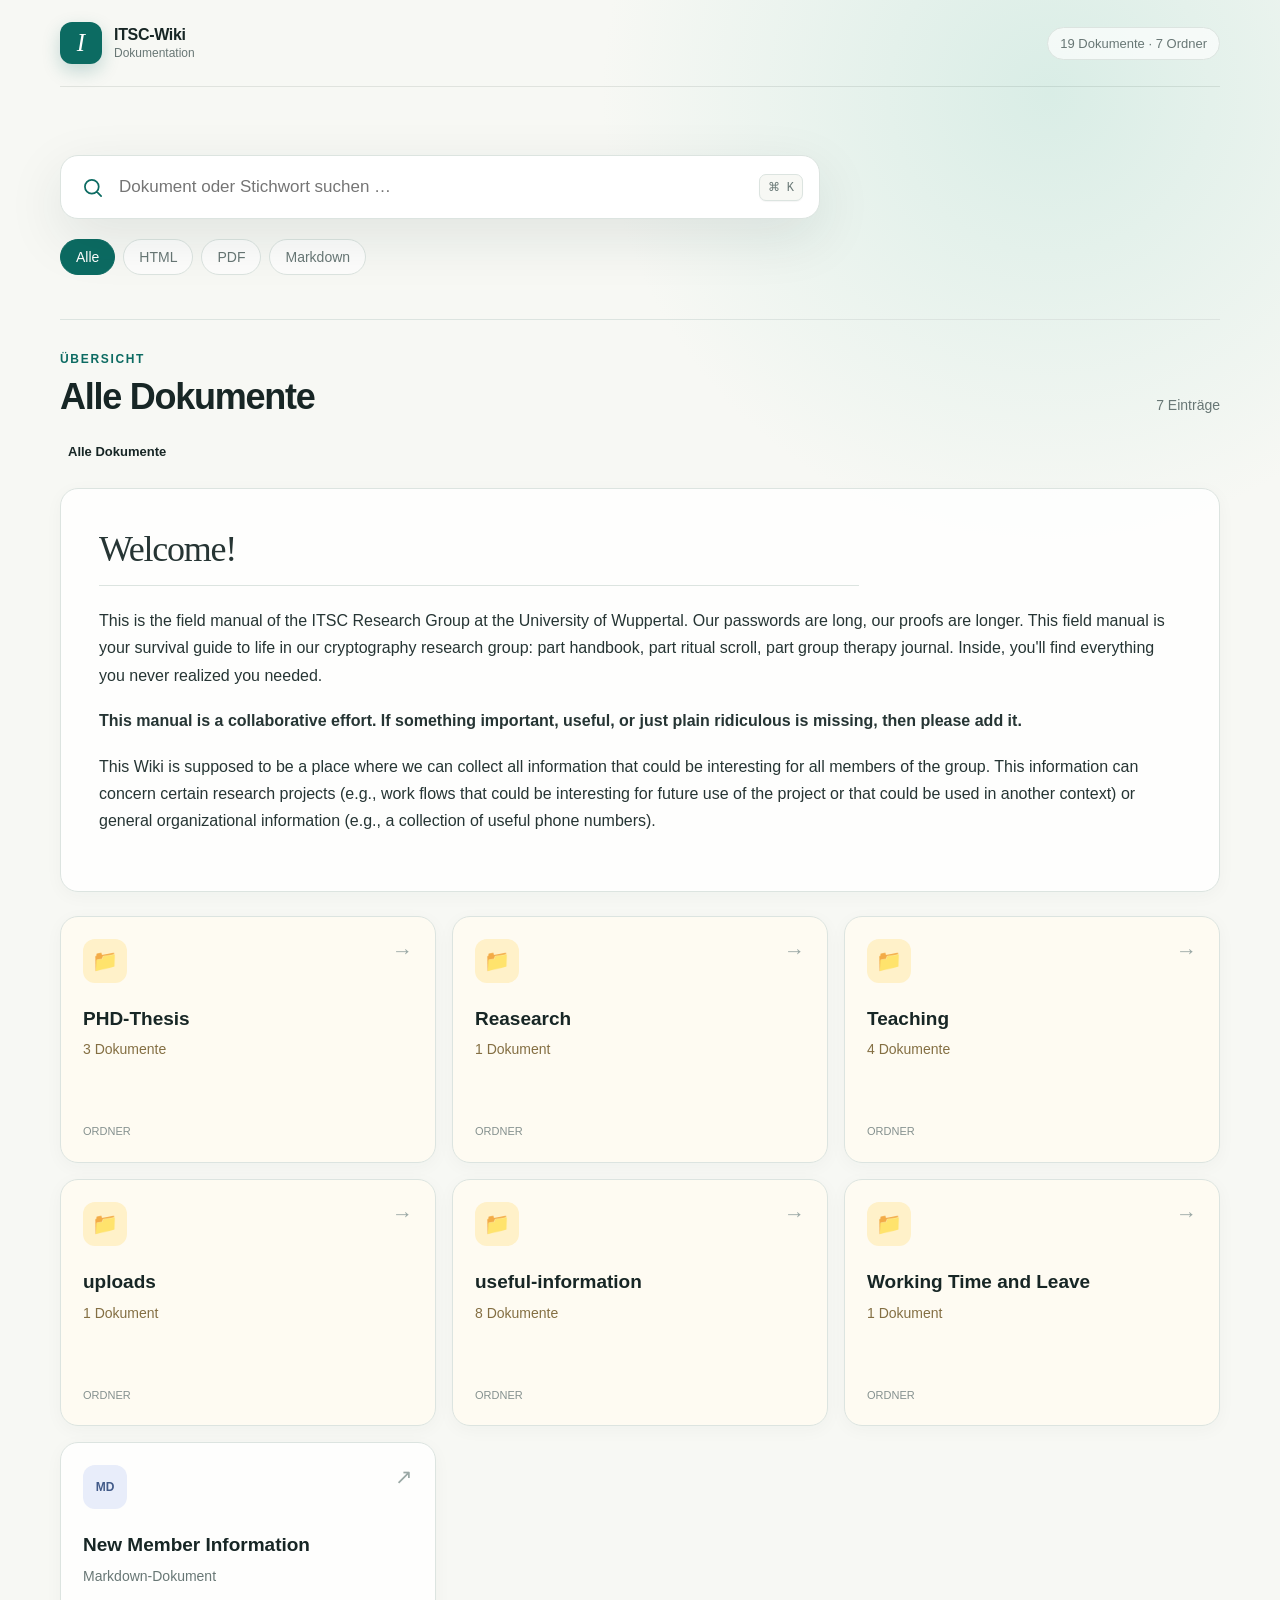
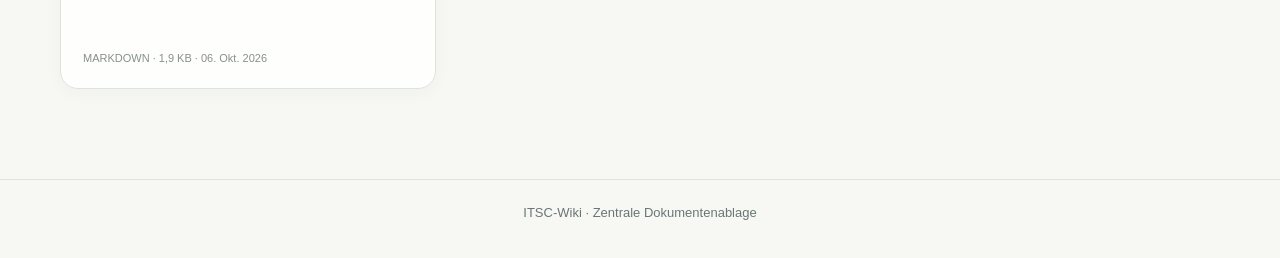
<file: index.html>
<!DOCTYPE html>
<html lang="de">
<head>
  <meta charset="UTF-8">
  <meta name="viewport" content="width=device-width, initial-scale=1.0">
  <meta name="description" content="Dokumente im ITSC-Wiki schnell finden und anzeigen.">
  <title>ITSC-Wiki</title>
  <link rel="stylesheet" href="style.css?v=5">
</head>
<body>
  <header class="site-header">
    <a class="brand" href="./" aria-label="ITSC-Wiki Startseite">
      <span class="brand-mark" aria-hidden="true">I</span>
      <span class="brand-copy">
        <strong>ITSC-Wiki</strong>
        <small>Dokumentation</small>
      </span>
    </a>
    <span id="documentCount" class="document-count" aria-live="polite">Wird geladen …</span>
  </header>

  <main>
    <section class="hero" aria-label="Dokumentensuche">
      <div class="search-box">
        <svg viewBox="0 0 24 24" aria-hidden="true"><path d="m21 21-4.6-4.6m2.1-5.1a7.2 7.2 0 1 1-14.4 0 7.2 7.2 0 0 1 14.4 0Z"/></svg>
        <label class="sr-only" for="searchInput">Dokumente durchsuchen</label>
        <input type="search" id="searchInput" placeholder="Dokument oder Stichwort suchen …" autocomplete="off" spellcheck="false">
        <kbd aria-hidden="true">⌘ K</kbd>
      </div>

      <div class="filters" aria-label="Nach Dokumenttyp filtern">
        <button class="filter is-active" type="button" data-type="all" aria-pressed="true">Alle</button>
        <button class="filter" type="button" data-type="html" aria-pressed="false">HTML</button>
        <button class="filter" type="button" data-type="pdf" aria-pressed="false">PDF</button>
        <button class="filter" type="button" data-type="markdown" aria-pressed="false">Markdown</button>
      </div>
    </section>

    <section class="library" aria-labelledby="resultsTitle">
      <div class="section-heading">
        <div>
          <p class="eyebrow">Übersicht</p>
          <h2 id="resultsTitle">Alle Dokumente</h2>
        </div>
        <p id="resultCount" class="result-count" aria-live="polite"></p>
      </div>

      <nav id="breadcrumbs" class="breadcrumbs" aria-label="Ordnerpfad"></nav>

      <section id="folderReadme" class="folder-readme hidden" aria-label="Ordnerbeschreibung"></section>

      <ul id="fileList" class="file-grid" aria-busy="true"></ul>

      <div id="emptyState" class="empty-state hidden">
        <span aria-hidden="true">⌕</span>
        <h3>Keine passenden Dokumente</h3>
        <p>Versuche es mit einem anderen Suchbegriff oder Filter.</p>
        <button id="resetSearch" type="button">Suche zurücksetzen</button>
      </div>

      <div id="errorState" class="empty-state hidden" role="alert">
        <span aria-hidden="true">!</span>
        <h3>Dokumente konnten nicht geladen werden</h3>
        <p>Bitte versuche es in einem Moment noch einmal.</p>
        <button id="retryLoad" type="button">Erneut versuchen</button>
      </div>
    </section>
  </main>

  <dialog id="viewerDialog" aria-labelledby="viewerTitle">
    <div class="viewer-header">
      <div>
        <span id="viewerType" class="viewer-type"></span>
        <h2 id="viewerTitle"></h2>
      </div>
      <div class="viewer-actions">
        <a id="openOriginal" class="secondary-button" href="#" target="_blank" rel="noopener">In neuem Tab</a>
        <button id="closeViewer" class="icon-button" type="button" aria-label="Vorschau schließen">×</button>
      </div>
    </div>
    <div id="viewerContent" class="viewer-content"></div>
  </dialog>

  <footer>
    <p>ITSC-Wiki <span aria-hidden="true">·</span> Zentrale Dokumentenablage</p>
  </footer>

  <script src="script.js?v=5"></script>
</body>
</html>
</file>
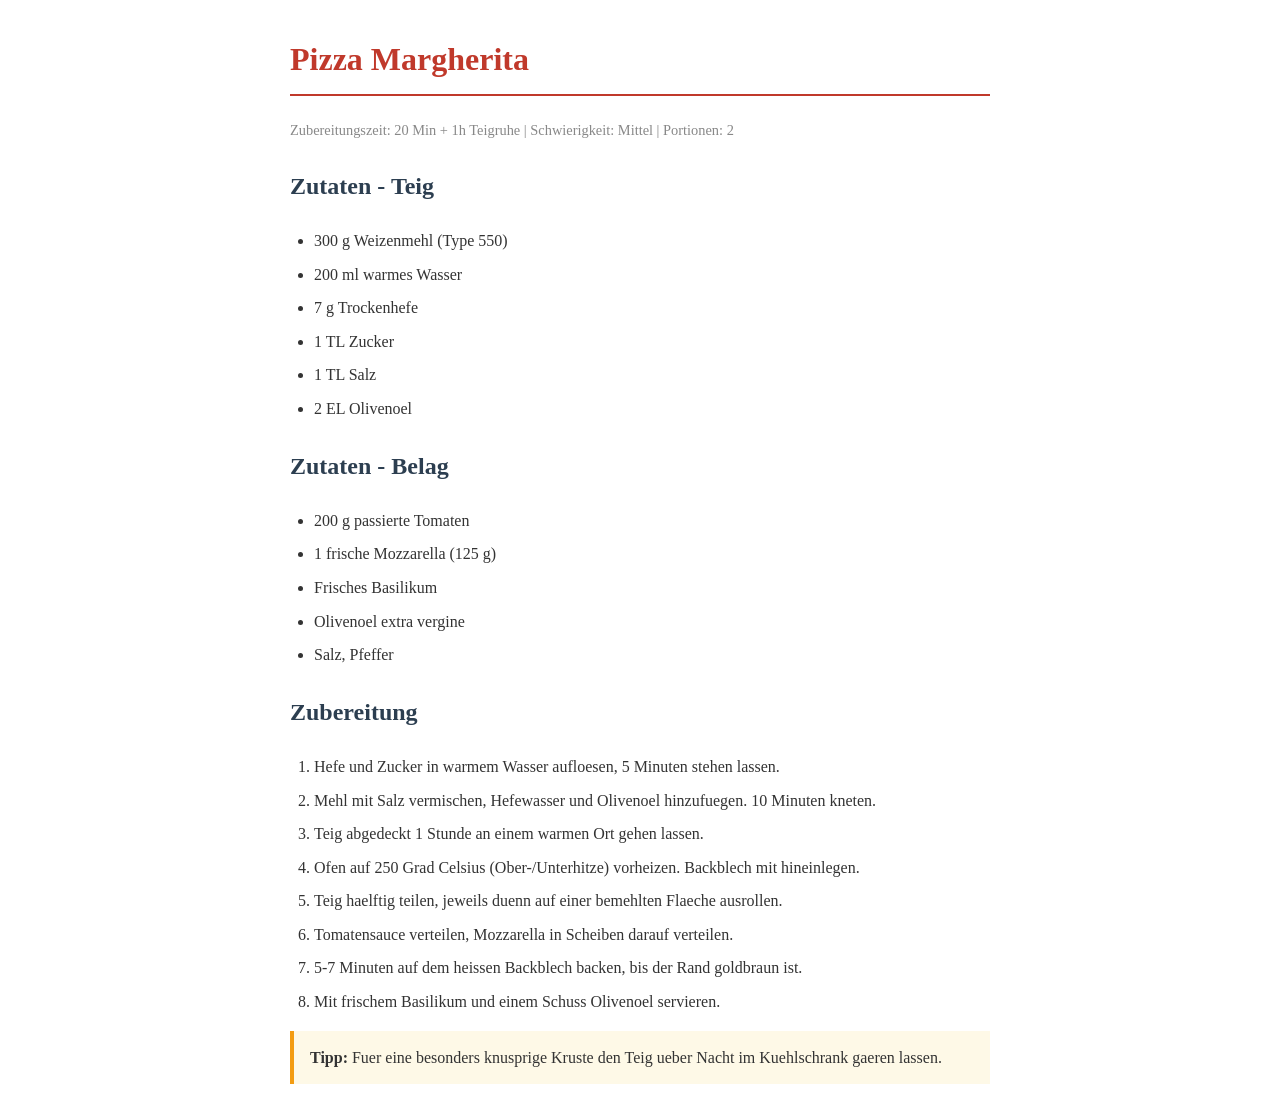
<file: docs/margherita.html>
<!DOCTYPE html>
<html lang="de">
<head>
  <meta charset="UTF-8">
  <title>Margherita - Klassisches Rezept</title>
  <style>
    body { font-family: Georgia, serif; max-width: 700px; margin: 2rem auto; padding: 0 1rem; line-height: 1.7; color: #333; }
    h1 { color: #c0392b; border-bottom: 2px solid #c0392b; padding-bottom: 0.5rem; }
    h2 { color: #2c3e50; margin-top: 1.5rem; }
    .meta { color: #888; font-size: 0.9rem; margin-bottom: 1.5rem; }
    ul, ol { padding-left: 1.5rem; }
    li { margin-bottom: 0.4rem; }
    .highlight { background: #fef9e7; border-left: 4px solid #f39c12; padding: 0.8rem 1rem; margin: 1rem 0; }
  </style>
</head>
<body>
  <h1>Pizza Margherita</h1>
  <p class="meta">Zubereitungszeit: 20 Min + 1h Teigruhe | Schwierigkeit: Mittel | Portionen: 2</p>

  <h2>Zutaten - Teig</h2>
  <ul>
    <li>300 g Weizenmehl (Type 550)</li>
    <li>200 ml warmes Wasser</li>
    <li>7 g Trockenhefe</li>
    <li>1 TL Zucker</li>
    <li>1 TL Salz</li>
    <li>2 EL Olivenoel</li>
  </ul>

  <h2>Zutaten - Belag</h2>
  <ul>
    <li>200 g passierte Tomaten</li>
    <li>1 frische Mozzarella (125 g)</li>
    <li>Frisches Basilikum</li>
    <li>Olivenoel extra vergine</li>
    <li>Salz, Pfeffer</li>
  </ul>

  <h2>Zubereitung</h2>
  <ol>
    <li>Hefe und Zucker in warmem Wasser aufloesen, 5 Minuten stehen lassen.</li>
    <li>Mehl mit Salz vermischen, Hefewasser und Olivenoel hinzufuegen. 10 Minuten kneten.</li>
    <li>Teig abgedeckt 1 Stunde an einem warmen Ort gehen lassen.</li>
    <li>Ofen auf 250 Grad Celsius (Ober-/Unterhitze) vorheizen. Backblech mit hineinlegen.</li>
    <li>Teig haelftig teilen, jeweils duenn auf einer bemehlten Flaeche ausrollen.</li>
    <li>Tomatensauce verteilen, Mozzarella in Scheiben darauf verteilen.</li>
    <li>5-7 Minuten auf dem heissen Backblech backen, bis der Rand goldbraun ist.</li>
    <li>Mit frischem Basilikum und einem Schuss Olivenoel servieren.</li>
  </ol>

  <div class="highlight">
    <strong>Tipp:</strong> Fuer eine besonders knusprige Kruste den Teig ueber Nacht im Kuehlschrank gaeren lassen.
  </div>
</body>
</html>
</file>
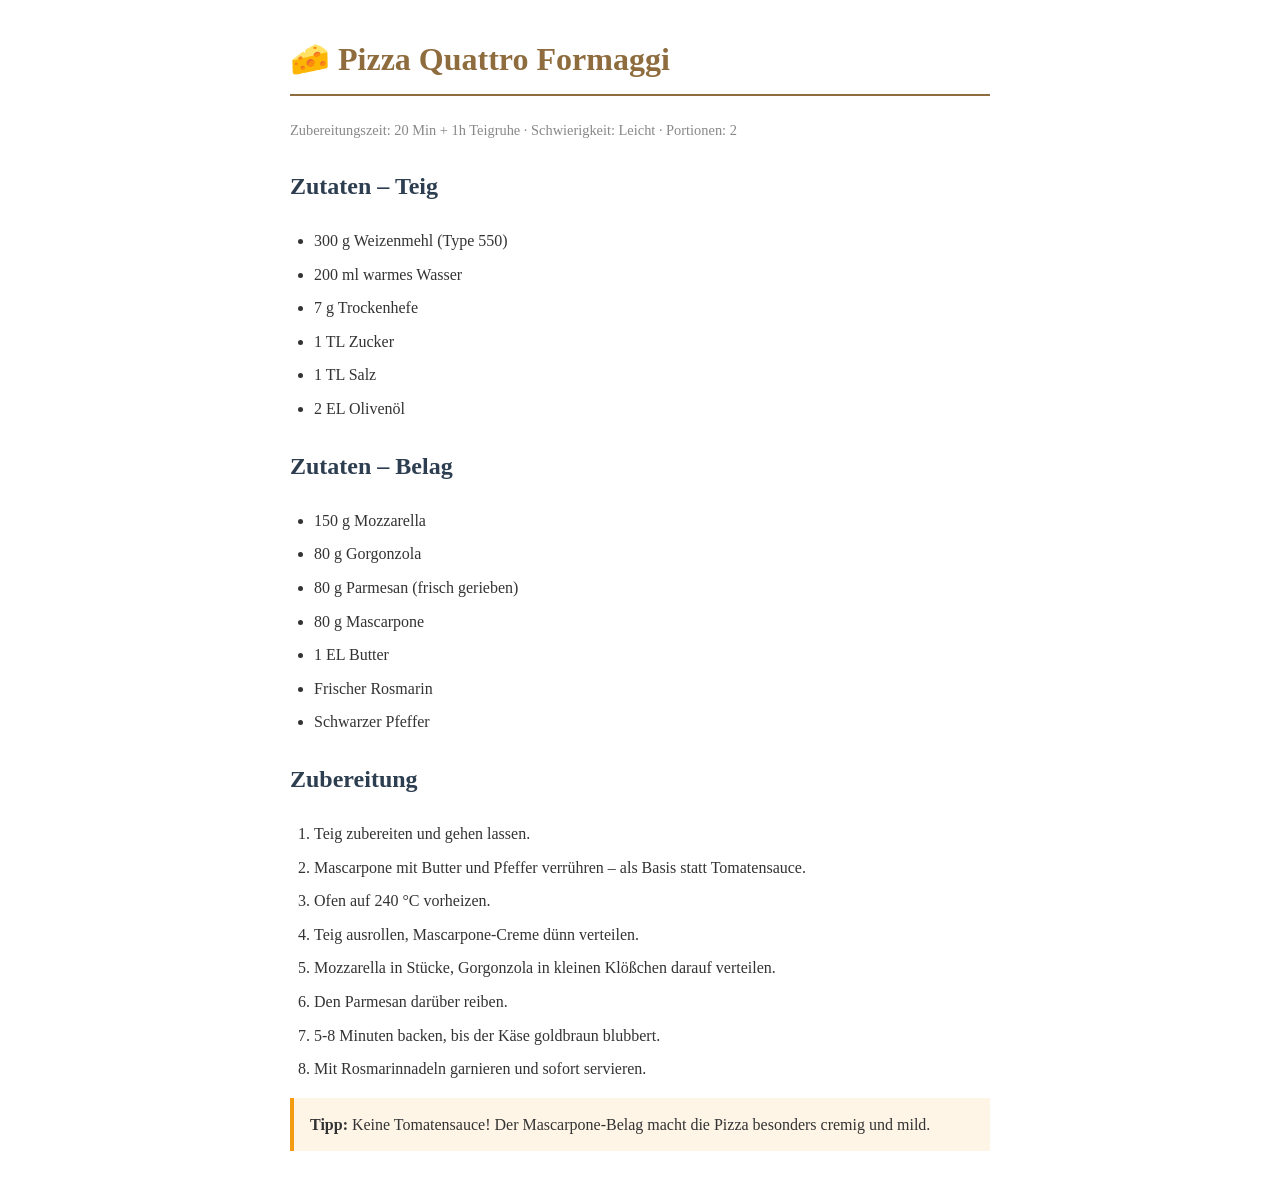
<file: docs/quattro-formaggi.html>
<!DOCTYPE html>
<html lang="de">
<head>
  <meta charset="UTF-8">
  <title>Quattro Formaggi – Vier-Käse-Pizza</title>
  <style>
    body { font-family: Georgia, serif; max-width: 700px; margin: 2rem auto; padding: 0 1rem; line-height: 1.7; color: #333; }
    h1 { color: #8e6c3e; border-bottom: 2px solid #8e6c3e; padding-bottom: 0.5rem; }
    h2 { color: #2c3e50; margin-top: 1.5rem; }
    .meta { color: #888; font-size: 0.9rem; margin-bottom: 1.5rem; }
    ul, ol { padding-left: 1.5rem; }
    li { margin-bottom: 0.4rem; }
    .highlight { background: #fef5e7; border-left: 4px solid #f39c12; padding: 0.8rem 1rem; margin: 1rem 0; }
  </style>
</head>
<body>
  <h1>🧀 Pizza Quattro Formaggi</h1>
  <p class="meta">Zubereitungszeit: 20 Min + 1h Teigruhe &middot; Schwierigkeit: Leicht &middot; Portionen: 2</p>

  <h2>Zutaten – Teig</h2>
  <ul>
    <li>300 g Weizenmehl (Type 550)</li>
    <li>200 ml warmes Wasser</li>
    <li>7 g Trockenhefe</li>
    <li>1 TL Zucker</li>
    <li>1 TL Salz</li>
    <li>2 EL Olivenöl</li>
  </ul>

  <h2>Zutaten – Belag</h2>
  <ul>
    <li>150 g Mozzarella</li>
    <li>80 g Gorgonzola</li>
    <li>80 g Parmesan (frisch gerieben)</li>
    <li>80 g Mascarpone</li>
    <li>1 EL Butter</li>
    <li>Frischer Rosmarin</li>
    <li>Schwarzer Pfeffer</li>
  </ul>

  <h2>Zubereitung</h2>
  <ol>
    <li>Teig zubereiten und gehen lassen.</li>
    <li>Mascarpone mit Butter und Pfeffer verrühren – als Basis statt Tomatensauce.</li>
    <li>Ofen auf 240 °C vorheizen.</li>
    <li>Teig ausrollen, Mascarpone-Creme dünn verteilen.</li>
    <li>Mozzarella in Stücke, Gorgonzola in kleinen Klößchen darauf verteilen.</li>
    <li>Den Parmesan darüber reiben.</li>
    <li>5-8 Minuten backen, bis der Käse goldbraun blubbert.</li>
    <li>Mit Rosmarinnadeln garnieren und sofort servieren.</li>
  </ol>

  <div class="highlight">
    <strong>Tipp:</strong> Keine Tomatensauce! Der Mascarpone-Belag macht die Pizza besonders cremig und mild.
  </div>
</body>
</html>
</file>
<file: style.css>
:root {
  --ink: #172625;
  --muted: #687775;
  --paper: #f7f8f4;
  --surface: #ffffff;
  --line: #dce4e0;
  --brand: #0c6b62;
  --brand-dark: #084f49;
  --accent: #dcefe9;
  --pdf: #b84a43;
  --shadow: 0 18px 55px rgba(24, 52, 49, 0.1);
}

* { box-sizing: border-box; }
html { scroll-behavior: smooth; }

body {
  min-height: 100vh;
  margin: 0;
  color: var(--ink);
  background:
    radial-gradient(circle at 82% 5%, rgba(190, 227, 217, 0.52), transparent 28rem),
    var(--paper);
  font-family: Inter, ui-sans-serif, -apple-system, BlinkMacSystemFont, "Segoe UI", sans-serif;
  -webkit-font-smoothing: antialiased;
}

button, input { font: inherit; }
button, a { -webkit-tap-highlight-color: transparent; }

.site-header {
  width: min(1160px, calc(100% - 40px));
  margin: 0 auto;
  padding: 22px 0;
  display: flex;
  align-items: center;
  justify-content: space-between;
  border-bottom: 1px solid rgba(23, 38, 37, 0.1);
}

.brand {
  display: inline-flex;
  align-items: center;
  gap: 12px;
  color: inherit;
  text-decoration: none;
}

.brand-mark {
  display: grid;
  place-items: center;
  width: 42px;
  height: 42px;
  border-radius: 12px;
  color: white;
  background: var(--brand);
  box-shadow: 0 7px 18px rgba(12, 107, 98, 0.22);
  font-family: Georgia, serif;
  font-size: 25px;
  font-style: italic;
}

.brand-copy strong, .brand-copy small { display: block; }
.brand-copy strong { letter-spacing: -0.02em; }
.brand-copy small { margin-top: 2px; color: var(--muted); font-size: 12px; }

.document-count {
  padding: 8px 12px;
  border: 1px solid var(--line);
  border-radius: 999px;
  color: var(--muted);
  background: rgba(255, 255, 255, 0.68);
  font-size: 13px;
}

main { width: min(1160px, calc(100% - 40px)); margin: 0 auto; }
.hero { padding: clamp(40px, 6vw, 68px) 0 44px; }

.eyebrow {
  margin: 0 0 10px;
  color: var(--brand);
  font-size: 12px;
  font-weight: 750;
  letter-spacing: 0.14em;
  text-transform: uppercase;
}

h1, h2, h3, p { margin-top: 0; }
h1, h2, h3 { letter-spacing: -0.035em; }

h1 {
  max-width: 760px;
  margin-bottom: 16px;
  font-family: Georgia, "Times New Roman", serif;
  font-size: clamp(42px, 7vw, 72px);
  font-weight: 500;
  line-height: 1;
}

.hero-copy {
  max-width: 620px;
  margin-bottom: 32px;
  color: var(--muted);
  font-size: clamp(17px, 2vw, 20px);
  line-height: 1.55;
}

.search-box {
  position: relative;
  display: flex;
  align-items: center;
  max-width: 760px;
}

.search-box input {
  width: 100%;
  height: 64px;
  padding: 0 72px 0 58px;
  border: 1px solid var(--line);
  border-radius: 18px;
  outline: 0;
  color: var(--ink);
  background: var(--surface);
  box-shadow: var(--shadow);
  font-size: 17px;
  transition: border-color 160ms, box-shadow 160ms;
}

.search-box input:focus {
  border-color: var(--brand);
  box-shadow: 0 0 0 4px rgba(12, 107, 98, 0.12), var(--shadow);
}

.search-box svg {
  position: absolute;
  left: 21px;
  z-index: 1;
  width: 23px;
  fill: none;
  stroke: var(--brand);
  stroke-linecap: round;
  stroke-width: 1.8;
}

.search-box kbd {
  position: absolute;
  right: 17px;
  padding: 5px 8px;
  border: 1px solid var(--line);
  border-radius: 7px;
  color: var(--muted);
  background: var(--paper);
  box-shadow: 0 1px 1px rgba(0, 0, 0, 0.04);
  font-size: 12px;
}

.filters { display: flex; gap: 8px; margin-top: 20px; }

.filter, .empty-state button {
  border: 1px solid var(--line);
  border-radius: 999px;
  color: var(--muted);
  background: rgba(255, 255, 255, 0.72);
  cursor: pointer;
  transition: color 150ms, background 150ms, border-color 150ms, transform 150ms;
}

.filter { padding: 9px 15px; font-size: 14px; }
.filter:hover { border-color: #9db5af; color: var(--ink); }
.filter.is-active { border-color: var(--brand); color: white; background: var(--brand); }
.filter:active, .empty-state button:active { transform: translateY(1px); }

.library { padding: 32px 0 90px; border-top: 1px solid var(--line); }

.section-heading {
  display: flex;
  align-items: end;
  justify-content: space-between;
  gap: 20px;
  margin-bottom: 24px;
}

.section-heading h2 { margin: 0; font-size: clamp(27px, 4vw, 36px); }
.result-count { margin: 0 0 5px; color: var(--muted); font-size: 14px; }

.breadcrumbs {
  min-height: 34px;
  margin: -8px 0 20px;
  display: flex;
  align-items: center;
  flex-wrap: wrap;
  gap: 7px;
  color: var(--muted);
  font-size: 13px;
}

.breadcrumb-button {
  padding: 5px 8px;
  border: 0;
  border-radius: 7px;
  color: var(--brand);
  background: transparent;
  cursor: pointer;
}

.breadcrumb-button:hover { background: var(--accent); }
.breadcrumb-current { padding: 5px 8px; color: var(--ink); font-weight: 650; }
.breadcrumb-separator { color: #a4afad; }

.folder-readme {
  margin: 0 0 24px;
  overflow: hidden;
  border: 1px solid var(--line);
  border-radius: 18px;
  background: rgba(255, 255, 255, 0.84);
  box-shadow: 0 4px 18px rgba(24, 52, 49, 0.035);
}

.folder-readme .markdown-document {
  width: 100%;
  margin: 0;
  padding: clamp(24px, 4vw, 38px);
}

.folder-readme .markdown-document h1 { font-size: clamp(27px, 4vw, 36px); }
.folder-readme .markdown-document h2 { font-size: 1.3em; }
.folder-readme-status { margin: 0; padding: 26px; color: var(--muted); }
.folder-readme-status--error { color: var(--pdf); }

.file-grid {
  display: grid;
  grid-template-columns: repeat(3, minmax(0, 1fr));
  gap: 16px;
  margin: 0;
  padding: 0;
  list-style: none;
}

.file-card { min-width: 0; }

.file-button {
  width: 100%;
  height: 100%;
  min-height: 238px;
  padding: 22px;
  border: 1px solid var(--line);
  border-radius: 18px;
  color: inherit;
  background: rgba(255, 255, 255, 0.84);
  box-shadow: 0 4px 18px rgba(24, 52, 49, 0.035);
  text-align: left;
  cursor: pointer;
  transition: transform 180ms, border-color 180ms, box-shadow 180ms;
}

.file-button:hover {
  transform: translateY(-3px);
  border-color: #aec4be;
  box-shadow: 0 16px 35px rgba(24, 52, 49, 0.1);
}

.file-button:focus-visible, .filter:focus-visible, .breadcrumb-button:focus-visible, .icon-button:focus-visible, .secondary-button:focus-visible {
  outline: 3px solid rgba(12, 107, 98, 0.25);
  outline-offset: 3px;
}

.file-card-top { display: flex; align-items: start; justify-content: space-between; margin-bottom: 24px; }

.file-icon {
  display: grid;
  place-items: center;
  width: 44px;
  height: 44px;
  border-radius: 12px;
  font-weight: 800;
  font-size: 13px;
}

.file-icon--html { color: var(--brand-dark); background: var(--accent); font-family: Georgia, serif; font-size: 18px; }
.file-icon--pdf { color: var(--pdf); background: #fae8e5; font-size: 11px; }
.file-icon--markdown { color: #425b89; background: #e8edfa; font-size: 12px; }
.file-icon--folder { color: #8b681d; background: #fff1c9; font-size: 21px; }
.folder-card .file-button { background: rgba(255, 252, 242, 0.9); }
.folder-card .file-description { color: #846f43; }
.card-arrow { color: #9aa8a5; font-size: 21px; transition: transform 180ms, color 180ms; }
.file-button:hover .card-arrow { color: var(--brand); transform: translate(2px, -2px); }

.file-name { display: block; margin-bottom: 9px; font-size: 19px; line-height: 1.25; }
.file-description {
  display: -webkit-box;
  min-height: 63px;
  overflow: hidden;
  color: var(--muted);
  font-size: 14px;
  line-height: 1.5;
  -webkit-box-orient: vertical;
  -webkit-line-clamp: 3;
}
.file-meta { display: block; margin-top: 22px; color: #85918f; font-size: 11px; line-height: 1.4; }

.empty-state {
  padding: 70px 20px;
  border: 1px dashed #bdcbc7;
  border-radius: 18px;
  background: rgba(255, 255, 255, 0.46);
  text-align: center;
}

.empty-state > span {
  display: grid;
  place-items: center;
  width: 48px;
  height: 48px;
  margin: 0 auto 18px;
  border-radius: 50%;
  color: var(--brand);
  background: var(--accent);
  font-size: 26px;
}

.empty-state h3 { margin-bottom: 8px; font-size: 21px; }
.empty-state p { margin-bottom: 20px; color: var(--muted); }
.empty-state button { padding: 10px 16px; border-color: var(--brand); color: white; background: var(--brand); }

dialog {
  width: min(1180px, calc(100% - 28px));
  height: min(880px, calc(100% - 28px));
  padding: 0;
  overflow: hidden;
  border: 0;
  border-radius: 20px;
  background: var(--surface);
  box-shadow: 0 30px 90px rgba(0, 25, 23, 0.28);
}

dialog::backdrop { background: rgba(8, 31, 29, 0.58); backdrop-filter: blur(5px); }

.viewer-header {
  min-height: 82px;
  padding: 15px 18px 15px 24px;
  display: flex;
  align-items: center;
  justify-content: space-between;
  gap: 20px;
  border-bottom: 1px solid var(--line);
}

.viewer-header h2 { margin: 2px 0 0; font-size: 21px; }
.viewer-type { color: var(--brand); font-size: 11px; font-weight: 750; letter-spacing: 0.1em; text-transform: uppercase; }
.viewer-actions { display: flex; align-items: center; gap: 10px; }

.secondary-button {
  padding: 10px 14px;
  border: 1px solid var(--line);
  border-radius: 10px;
  color: var(--ink);
  text-decoration: none;
  font-size: 13px;
}

.secondary-button:hover { border-color: var(--brand); color: var(--brand); }
.icon-button { width: 42px; height: 42px; border: 0; border-radius: 10px; color: var(--ink); background: var(--paper); cursor: pointer; font-size: 28px; line-height: 1; }
.viewer-content { height: calc(100% - 82px); background: #eef1ee; }
.viewer-content iframe { width: 100%; height: 100%; border: 0; background: white; }

.viewer-content.markdown-viewer { overflow: auto; background: white; }

.markdown-document {
  width: min(780px, calc(100% - 44px));
  margin: 0 auto;
  padding: clamp(36px, 7vw, 70px) 0 80px;
  color: #263534;
  font-size: 16px;
  line-height: 1.7;
}

.markdown-document h1,
.markdown-document h2,
.markdown-document h3,
.markdown-document h4,
.markdown-document h5,
.markdown-document h6 { margin: 1.7em 0 0.6em; line-height: 1.25; }
.markdown-document h1 { margin-top: 0; padding-bottom: 0.35em; border-bottom: 1px solid var(--line); font-size: 2.2em; }
.markdown-document h2 { padding-bottom: 0.3em; border-bottom: 1px solid var(--line); font-size: 1.65em; }
.markdown-document h3 { font-size: 1.3em; }
.markdown-document p { margin-bottom: 1.15em; }
.markdown-document ul, .markdown-document ol { margin: 0 0 1.2em; padding-left: 1.6em; }
.markdown-document li { margin-bottom: 0.3em; }
.markdown-document a { color: var(--brand); text-underline-offset: 3px; }
.markdown-document img { display: block; max-width: 100%; height: auto; margin: 1.5em auto; border-radius: 10px; }
.markdown-document blockquote { margin: 1.4em 0; padding: 0.7em 1.2em; border-left: 4px solid var(--brand); color: var(--muted); background: var(--accent); }
.markdown-document code { padding: 0.15em 0.4em; border-radius: 5px; color: #8b3540; background: #f5ebed; font-family: ui-monospace, SFMono-Regular, Menlo, monospace; font-size: 0.9em; }
.markdown-document pre { overflow-x: auto; margin: 1.4em 0; padding: 18px; border-radius: 11px; background: #172625; }
.markdown-document pre code { padding: 0; color: #eef7f4; background: transparent; }
.markdown-document hr { margin: 2.2em 0; border: 0; border-top: 1px solid var(--line); }
.markdown-document table { width: 100%; margin: 1.5em 0; border-collapse: collapse; }
.markdown-document th, .markdown-document td { padding: 10px 12px; border: 1px solid var(--line); text-align: left; }
.markdown-document th { background: var(--paper); }

.viewer-message { max-width: 620px; margin: 60px auto; padding: 20px; color: var(--muted); text-align: center; }
.viewer-message--error { color: var(--pdf); }

footer { padding: 25px 20px; border-top: 1px solid var(--line); color: var(--muted); text-align: center; font-size: 13px; }
.hidden { display: none !important; }
.sr-only { position: absolute; width: 1px; height: 1px; padding: 0; margin: -1px; overflow: hidden; clip: rect(0, 0, 0, 0); white-space: nowrap; border: 0; }

@media (max-width: 900px) {
  .file-grid { grid-template-columns: repeat(2, minmax(0, 1fr)); }
}

@media (max-width: 620px) {
  .site-header, main { width: min(100% - 28px, 1160px); }
  .site-header { padding: 17px 0; }
  .brand-copy small, .search-box kbd { display: none; }
  .document-count { padding: 7px 10px; font-size: 11px; }
  .hero { padding: 34px 0 36px; }
  h1 { font-size: 43px; }
  .hero-copy { font-size: 16px; }
  .search-box input { height: 60px; padding-right: 20px; }
  .library { padding-top: 26px; }
  .file-grid { grid-template-columns: 1fr; }
  .file-button { min-height: 214px; }
  .viewer-header { padding: 12px 12px 12px 16px; }
  .viewer-header h2 { max-width: 165px; overflow: hidden; text-overflow: ellipsis; white-space: nowrap; font-size: 17px; }
  .secondary-button { font-size: 0; }
  .secondary-button::after { content: "Öffnen"; font-size: 13px; }
}

@media (prefers-reduced-motion: reduce) {
  *, *::before, *::after { scroll-behavior: auto !important; transition: none !important; }
}
</file>
